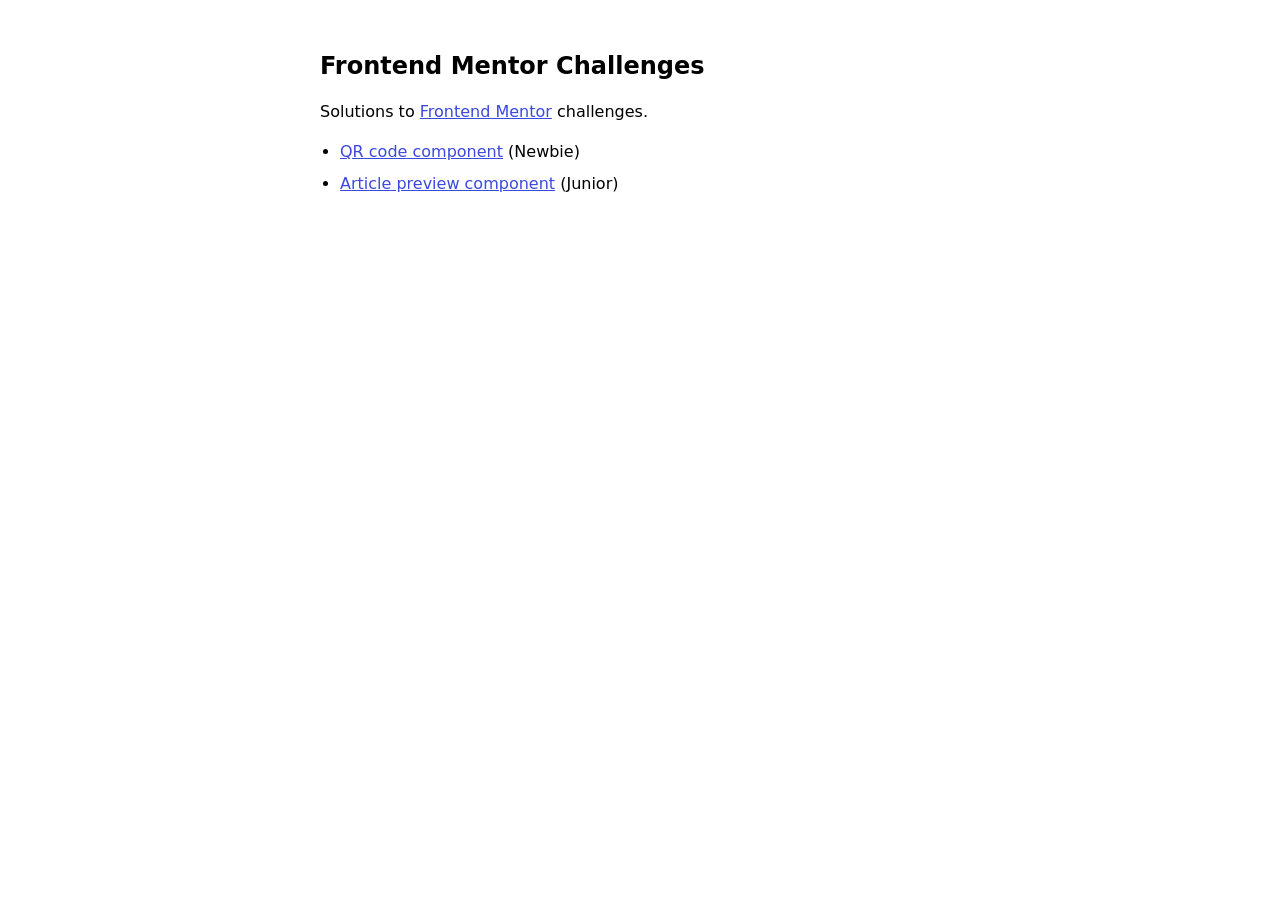
<file: index.html>
<!DOCTYPE html>
<html lang="en">
<head>
  <meta charset="UTF-8">
  <meta name="viewport" content="width=device-width, initial-scale=1.0">
  <title>Frontend Mentor Challenges</title>
  <style>
    body {
      font-family: system-ui, sans-serif;
      max-width: 40rem;
      margin: 3rem auto;
      padding: 0 1.5rem;
      line-height: 1.5;
    }
    h1 { font-size: 1.5rem; }
    ul { padding-left: 1.25rem; }
    li { margin-bottom: 0.5rem; }
    a { color: #3b49df; }
  </style>
</head>
<body>
  <h1>Frontend Mentor Challenges</h1>
  <p>Solutions to <a href="https://www.frontendmentor.io">Frontend Mentor</a> challenges.</p>
  <ul>
    <li><a href="./qr-code-component/qr-code-component-main/qr-code-component-main/">QR code component</a> (Newbie)</li>
    <li><a href="./article-preview-component-master/article-preview-component-master/">Article preview component</a> (Junior)</li>
  </ul>
</body>
</html>
</file>
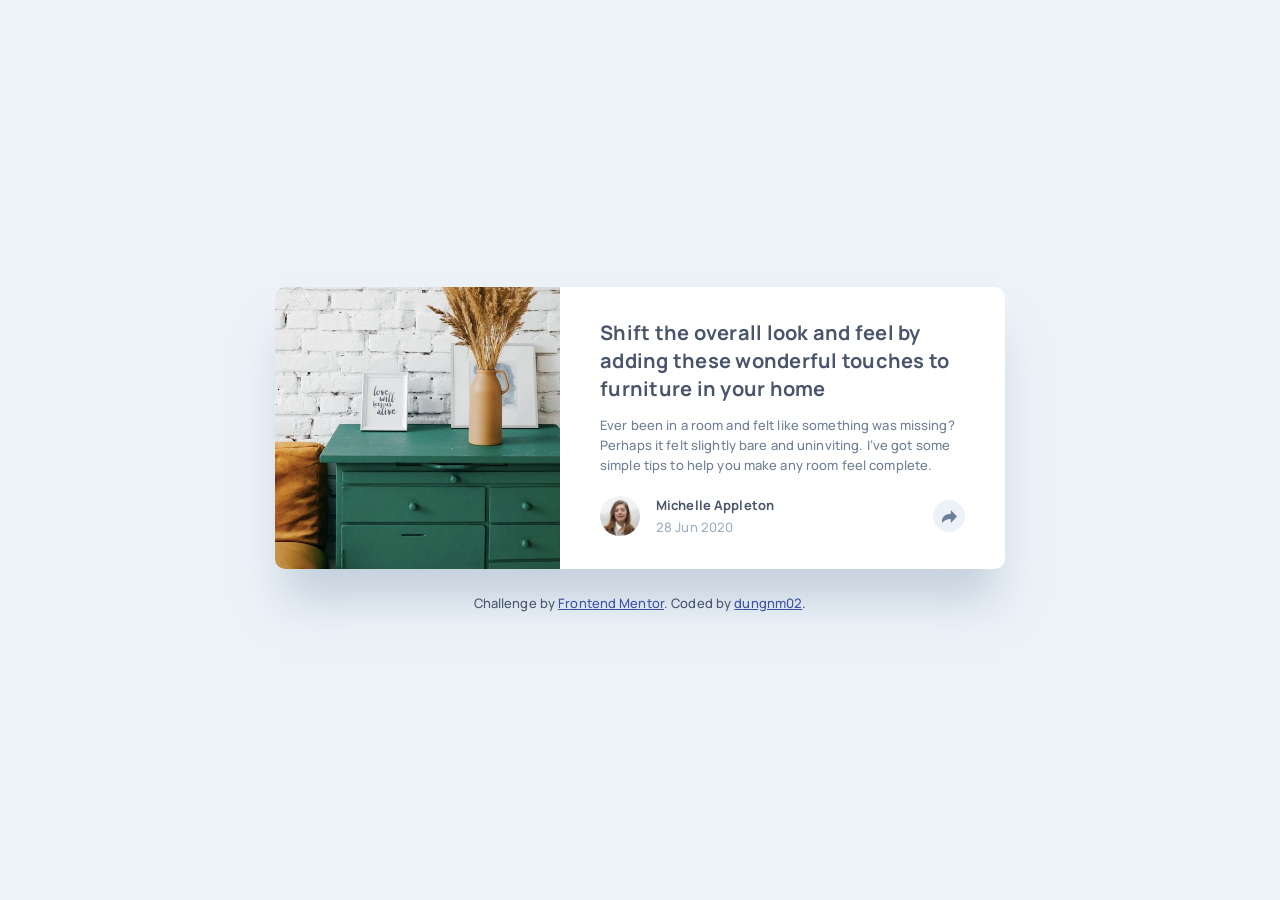
<file: article-preview-component-master/article-preview-component-master/index.html>
<!doctype html>
<html lang="en">
  <head>
    <meta charset="UTF-8" />
    <meta name="viewport" content="width=device-width, initial-scale=1.0" />
    <!-- displays site properly based on user's device -->

    <link
      rel="icon"
      type="image/png"
      sizes="32x32"
      href="./images/favicon-32x32.png"
    />
    <link rel="stylesheet" href="style.css" />
    <link rel="preconnect" href="https://fonts.googleapis.com" />
    <link rel="preconnect" href="https://fonts.gstatic.com" crossorigin />
    <link
      href="https://fonts.googleapis.com/css2?family=Manrope:wght@500;700&display=swap"
      rel="stylesheet"
    />
    <title>Frontend Mentor | Article preview component</title>

    <script type="module" src="script.js"></script>
  </head>
  <body>
    <main>
      <article class="card-container">
        <img
          class="left-image"
          src="images/drawers.jpg"
          alt="A wooden chest of drawers styled with a potted plant, stacked books and framed art"
        />
        <div class="card-content-container">
          <h1 class="title text-preset-1-bold">
            Shift the overall look and feel by adding these wonderful touches to
            furniture in your home
          </h1>
          <p class="text-preset-2-medium description">
            Ever been in a room and felt like something was missing? Perhaps it
            felt slightly bare and uninviting. I’ve got some simple tips to help
            you make any room feel complete.
          </p>
          <div class="extra-information">
            <div class="user-information-container">
              <img class="avatar" src="images/avatar-michelle.jpg" alt="" />
              <div class="user-information">
                <span class="username text-preset-2-bold"
                  >Michelle Appleton</span
                >
                <time datetime="2020-06-28" class="date text-preset-2-medium"
                  >28 Jun 2020</time
                >
              </div>
            </div>
            <div class="tooltip-container">
              <!-- The trigger precedes the panel it controls so that tabbing
                   forward from the button reaches the share links. -->
              <button
                class="share-button"
                type="button"
                aria-label="Share"
                aria-expanded="false"
                aria-controls="share-panel"
              >
                <img class="share-icon" src="images/icon-share.svg" alt="" />
                <img
                  class="share-icon-active"
                  src="images/icon-share-white.svg"
                  alt=""
                />
              </button>
              <div class="tooltip" id="share-panel">
                <span class="share-text text-preset-3">Share</span>
                <a
                  href="https://www.facebook.com/sharer/sharer.php?u=https%3A%2F%2Fdungnm02.github.io%2Ffrontend-mentor%2Farticle-preview-component-master%2Farticle-preview-component-master%2F"
                  target="_blank"
                  rel="noopener noreferrer"
                  aria-label="Share on Facebook"
                >
                  <img src="images/icon-facebook.svg" alt="" />
                </a>
                <a
                  href="https://twitter.com/intent/tweet?url=https%3A%2F%2Fdungnm02.github.io%2Ffrontend-mentor%2Farticle-preview-component-master%2Farticle-preview-component-master%2F&amp;text=Shift%20the%20overall%20look%20and%20feel%20by%20adding%20these%20wonderful%20touches%20to%20furniture%20in%20your%20home"
                  target="_blank"
                  rel="noopener noreferrer"
                  aria-label="Share on Twitter"
                >
                  <img src="images/icon-twitter.svg" alt="" />
                </a>
                <a
                  href="https://www.pinterest.com/pin/create/button/?url=https%3A%2F%2Fdungnm02.github.io%2Ffrontend-mentor%2Farticle-preview-component-master%2Farticle-preview-component-master%2F&amp;description=Shift%20the%20overall%20look%20and%20feel%20by%20adding%20these%20wonderful%20touches%20to%20furniture%20in%20your%20home"
                  target="_blank"
                  rel="noopener noreferrer"
                  aria-label="Share on Pinterest"
                >
                  <img src="images/icon-pinterest.svg" alt="" />
                </a>
              </div>
            </div>
          </div>
        </div>
      </article>
    </main>

    <footer class="attribution text-preset-2-medium">
      Challenge by
      <a href="https://www.frontendmentor.io?ref=challenge">Frontend Mentor</a>.
      Coded by <a href="https://github.com/dungnm02">dungnm02</a>.
    </footer>
  </body>
</html>
</file>
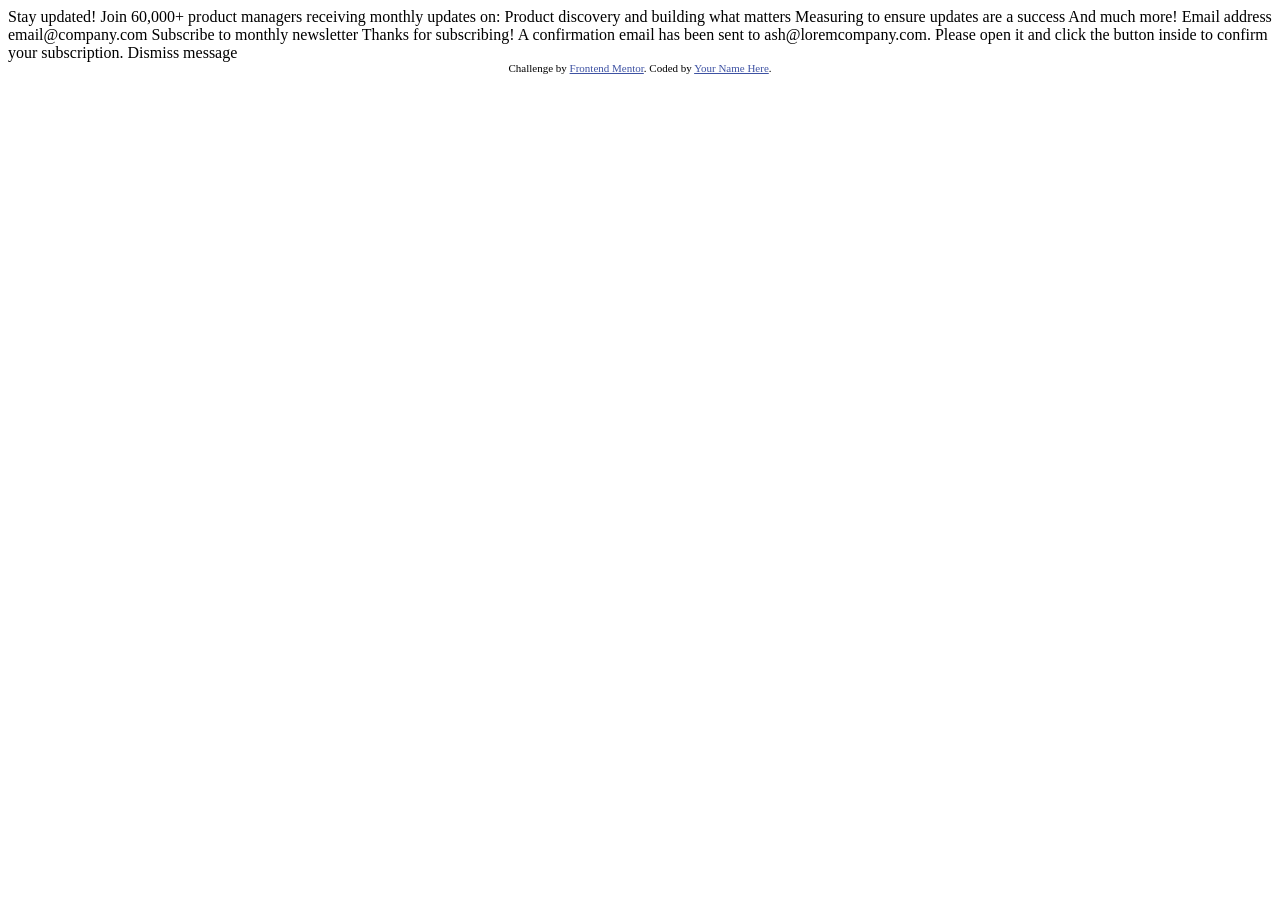
<file: newsletter-sign-up-with-success-message/newsletter-sign-up-with-success-message-main/index.html>
<!DOCTYPE html>
<html lang="en">
<head>
  <meta charset="UTF-8">
  <meta name="viewport" content="width=device-width, initial-scale=1.0"> <!-- displays site properly based on user's device -->

  <link rel="icon" type="image/png" sizes="32x32" href="./assets/images/favicon-32x32.png">
  
  <title>Frontend Mentor | Newsletter sign-up form with success message</title>

  <!-- Feel free to remove these styles or customise in your own stylesheet 👍 -->
  <style>
    .attribution { font-size: 0.6875rem; text-align: center; }
    .attribution a { color: hsl(228, 45%, 44%); }
  </style>
</head>
<body>

  <!-- Sign-up form start -->

  Stay updated!

  Join 60,000+ product managers receiving monthly updates on:

  Product discovery and building what matters
  Measuring to ensure updates are a success
  And much more!

  Email address
  email@company.com

  Subscribe to monthly newsletter

  <!-- Sign-up form end -->

  <!-- Success message start -->

  Thanks for subscribing!

  A confirmation email has been sent to ash@loremcompany.com. 
  Please open it and click the button inside to confirm your subscription.

  Dismiss message

  <!-- Success message end -->
  
  <footer class="attribution">
    Challenge by <a href="https://www.frontendmentor.io?ref=challenge">Frontend Mentor</a>. 
    Coded by <a href="#">Your Name Here</a>.
  </footer>
</body>
</html>
</file>
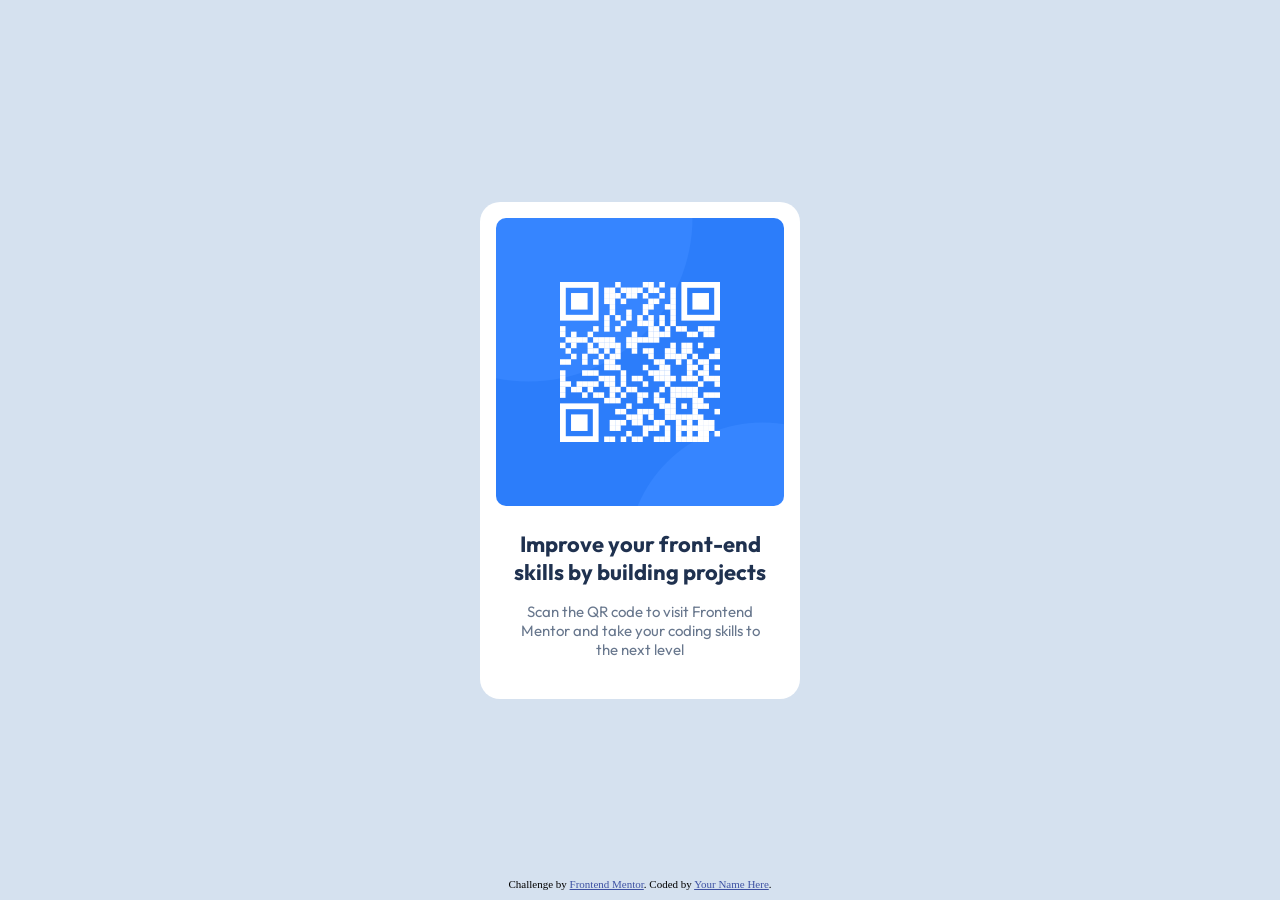
<file: qr-code-component/qr-code-component-main/qr-code-component-main/index.html>
<!doctype html>
<html lang="en">
  <head>
    <meta charset="UTF-8" />
    <meta name="viewport" content="width=device-width, initial-scale=1.0" />
    <!-- displays site properly based on user's device -->

    <link
      rel="icon"
      type="image/png"
      sizes="32x32"
      href="./images/favicon-32x32.png"
    />
    <link rel="preconnect" href="https://fonts.googleapis.com" />
    <link rel="preconnect" href="https://fonts.gstatic.com" crossorigin />
    <link
      href="https://fonts.googleapis.com/css2?family=Outfit:wght@100..900&display=swap"
      rel="stylesheet"
    />

    <title>Frontend Mentor | QR code component</title>

    <!-- Feel free to remove these styles or customise in your own stylesheet 👍 -->
    <style>
      body {
        margin: 0;
        display: flex;
        flex-direction: column;
        justify-content: center;
        align-items: center;
        background-color: #d5e1ef;
        width: 100vw;
        min-height: 100vh;
      }
      .attribution {
        position: absolute;
        bottom: 10px;
        font-size: 0.6875rem;
        text-align: center;
      }
      .attribution a {
        color: hsl(228, 45%, 44%);
      }
      .text-preset-1 {
        font-family: "Outfit", sans-serif;
        font-weight: bold;
        font-size: 22px;
      }
      .text-preset-2 {
        font-family: "Outfit", sans-serif;
        font-size: 15px;
      }

      .qr-container {
        display: flex;
        flex-direction: column;
        align-items: center;
        padding: 16px 16px;
        padding-bottom: 40px;
        border-radius: 20px;
        background-color: white;
      }
      .qr-container img {
        width: 288px;
        height: 288px;
        border-radius: 10px;
        margin-bottom: 24px;
      }
      .qr-container h1 {
        margin: 0;
        padding: 0;
        text-align: center;
        color: #1f314f;
        max-width: 256px;
      }
      .qr-container p {
        margin: 0;
        padding: 0;
        text-align: center;
        color: #68778d;
        max-width: 256px;
      }
      .qr-text-container {
        padding-left: 16px;
        padding-right: 16px;
        display: flex;
        flex-direction: column;
        align-items: center;
        gap: 16px;
        max-width: 288px;
      }
    </style>
  </head>
  <body>
    <div class="qr-container">
      <img src="images/image-qr-code.png" alt="QR" />
      <div class="qr-text-container">
        <h1 class="text-preset-1">
          Improve your front-end skills by building projects
        </h1>
        <p class="text-preset-2">
          Scan the QR code to visit Frontend Mentor and take your coding skills
          to the next level
        </p>
      </div>
    </div>

    <footer class="attribution">
      Challenge by
      <a href="https://www.frontendmentor.io?ref=challenge">Frontend Mentor</a>.
      Coded by <a href="#">Your Name Here</a>.
    </footer>
  </body>
</html>
</file>
<file: article-preview-component-master/article-preview-component-master/style.css>
*,
*::before,
*::after {
  box-sizing: border-box;
}

h1,
p,
body {
  margin: 0;
}

img {
  display: block;
  max-width: 100%;
}

:root {
  --white: #ffffff;
  --grey900: hsl(217, 19%, 35%);
  --grey500: hsl(214, 17%, 51%);
  --grey400: hsl(212, 23%, 69%);
  --grey200: hsl(210, 46%, 95%);
  --link: hsl(228, 45%, 44%);
  --shadow-color: hsla(212, 23%, 69%, 0.5);

  --radius: 10px;

  /* Padding is tokenised per side because the mobile share bar bleeds out to
     the card edges with negative margins and has to cancel it exactly. */
  --card-padding-inline: 32px;
  --card-padding-top: 36px;
  --card-padding-bottom: 16px;

  /* The title is one responsive preset, not a preset plus two overrides. */
  --title-size: 1rem;
  --title-line-height: 1.5;

  /* The design's vertical rhythm is not a uniform stack gap: 12px from title
     to description, then a wider step down to the author row. */
  --gap-stack: 12px;
  --gap-author-row: 32px;
}

/* Below ~340px the share bar runs out of room (it needs 206.5px of content
   box), so buy back 16px of card padding rather than letting the button
   collide with the Pinterest icon. */
@media (max-width: 21.25rem) {
  :root {
    --card-padding-inline: 24px;
  }
}

/* --- Type presets (from the design tokens) --- */

.text-preset-1-bold {
  font-size: var(--title-size);
  line-height: var(--title-line-height);
  letter-spacing: 0.0125em;
  font-weight: 700;
}

.text-preset-2-bold {
  font-size: 0.8125rem;
  line-height: 1.55;
  letter-spacing: 0.0092em;
  font-weight: 700;
}

.text-preset-2-medium {
  font-size: 0.8125rem;
  line-height: 1.55;
  letter-spacing: 0.0092em;
  font-weight: 500;
}

.text-preset-3 {
  font-size: 0.8125rem;
  line-height: 1.55;
  letter-spacing: 0.3846em;
  font-weight: 500;
  text-transform: uppercase;
}

/* --- Page --- */

body {
  min-height: 100vh;
  min-height: 100svh;
  display: flex;
  flex-direction: column;
  align-items: center;
  justify-content: center;
  gap: 24px;
  padding: 24px;
  background-color: var(--grey200);
  font-family: "Manrope", sans-serif;
  font-size: 0.8125rem;
}

/* --- Card --- */

.card-container {
  display: flex;
  flex-direction: column;
  width: 100%;
  max-width: 327px;
  background-color: var(--white);
  border-radius: var(--radius);
  box-shadow: 0 40px 40px -10px var(--shadow-color);
}

.left-image {
  width: 100%;
  height: 200px;
  object-fit: cover;
  object-position: center 20%;
  border-radius: var(--radius) var(--radius) 0 0;
}

.card-content-container {
  display: flex;
  flex-direction: column;
  gap: var(--gap-stack);
  padding: var(--card-padding-top) var(--card-padding-inline)
    var(--card-padding-bottom);
}

.title {
  color: var(--grey900);
}

.description {
  color: var(--grey500);
}

/* --- Footer row: author + share --- */

.extra-information {
  display: flex;
  align-items: center;
  justify-content: space-between;
  margin-top: calc(var(--gap-author-row) - var(--gap-stack));
}

.user-information-container {
  display: flex;
  align-items: center;
  gap: 16px;
}

.avatar {
  width: 40px;
  height: 40px;
  border-radius: 50%;
}

.user-information {
  display: flex;
  flex-direction: column;
  gap: 2px;
}

.username {
  color: var(--grey900);
}

.date {
  color: var(--grey400);
}

/* --- Share button --- */

.share-button {
  flex-shrink: 0;
  display: grid;
  place-items: center;
  width: 32px;
  height: 32px;
  padding: 0;
  border: 0;
  border-radius: 50%;
  background-color: var(--grey200);
  cursor: pointer;
}

.share-button:focus-visible {
  outline: 2px solid var(--grey500);
  outline-offset: 2px;
}

.share-button img {
  width: 15px;
  height: 13px;
}

.share-icon-active {
  display: none;
}

/* Hover darkens and flips to the white icon (4.09:1) — lightening the
   background would have dropped the icon below the 3:1 non-text minimum. */
.share-button:hover,
.is-share-open .share-button {
  background-color: var(--grey500);
}

.share-button:hover .share-icon,
.is-share-open .share-icon {
  display: none;
}

.share-button:hover .share-icon-active,
.is-share-open .share-icon-active {
  display: block;
}

/* --- Share panel --- */

.tooltip-container {
  display: contents;
}

.tooltip {
  display: none;
  align-items: center;
  gap: 16px;
  /* The panel follows its trigger in the DOM so tab order is correct; on
     mobile it is painted to the left of the button again. */
  order: -1;
}

.tooltip img {
  flex-shrink: 0;
  width: 20px;
  height: auto;
}

.share-text {
  color: var(--grey400);
}

.is-share-open .tooltip {
  display: flex;
}

/* --- Mobile share panel: dark bar filling the bottom of the card --- */

@media (max-width: 47.9375rem) {
  .is-share-open .user-information-container {
    display: none;
  }

  .is-share-open .extra-information {
    margin-inline: calc(-1 * var(--card-padding-inline));
    margin-bottom: calc(-1 * var(--card-padding-bottom));
    padding: 16px var(--card-padding-inline);
    background-color: var(--grey900);
    border-radius: 0 0 var(--radius) var(--radius);
  }
}

/* --- Attribution --- */

.attribution {
  text-align: center;
  color: var(--grey900);
}

.attribution a {
  color: var(--link);
}

/* --- Desktop --- */

@media (min-width: 48rem) {
  :root {
    --card-padding-inline: 40px;
    --card-padding-top: 32px;
    --card-padding-bottom: 32px;
    --title-size: 1.25rem;
    --title-line-height: 1.4;
    --gap-author-row: 20px;
  }

  .card-container {
    flex-direction: row;
    max-width: 730px;
    min-height: 280px;
  }

  .left-image {
    flex-shrink: 0;
    align-self: stretch;
    width: 285px;
    height: auto;
    object-position: left;
    border-radius: var(--radius) 0 0 var(--radius);
  }

  /* Share panel becomes a tooltip floating above the button */
  .tooltip-container {
    display: block;
    position: relative;
  }

  .tooltip {
    display: flex;
    visibility: hidden;
    position: absolute;
    bottom: calc(100% + 26px);
    width: 248px;
    padding: 18px 36px;
    background-color: var(--grey900);
    border-radius: var(--radius);
    box-shadow: 0 10px 10px var(--shadow-color);
    /* Right-anchored by default: a centred 248px panel does not fit inside
       the viewport between 768px and 895px and would force a horizontal
       scrollbar while clipping the last icon. */
    right: -8px;
  }

  .tooltip::after {
    content: "";
    position: absolute;
    top: 100%;
    right: 12px;
    width: 0;
    height: 0;
    border-left: 12px solid transparent;
    border-right: 12px solid transparent;
    border-top: 12px solid var(--grey900);
  }

  .is-share-open .tooltip {
    visibility: visible;
  }
}

/* From 896px up the centred panel fits, which is what the 1440px design shows. */
@media (min-width: 56rem) {
  .tooltip {
    right: auto;
    left: 50%;
    transform: translateX(-50%);
  }

  .tooltip::after {
    right: auto;
    left: 50%;
    transform: translateX(-50%);
  }
}
</file>
